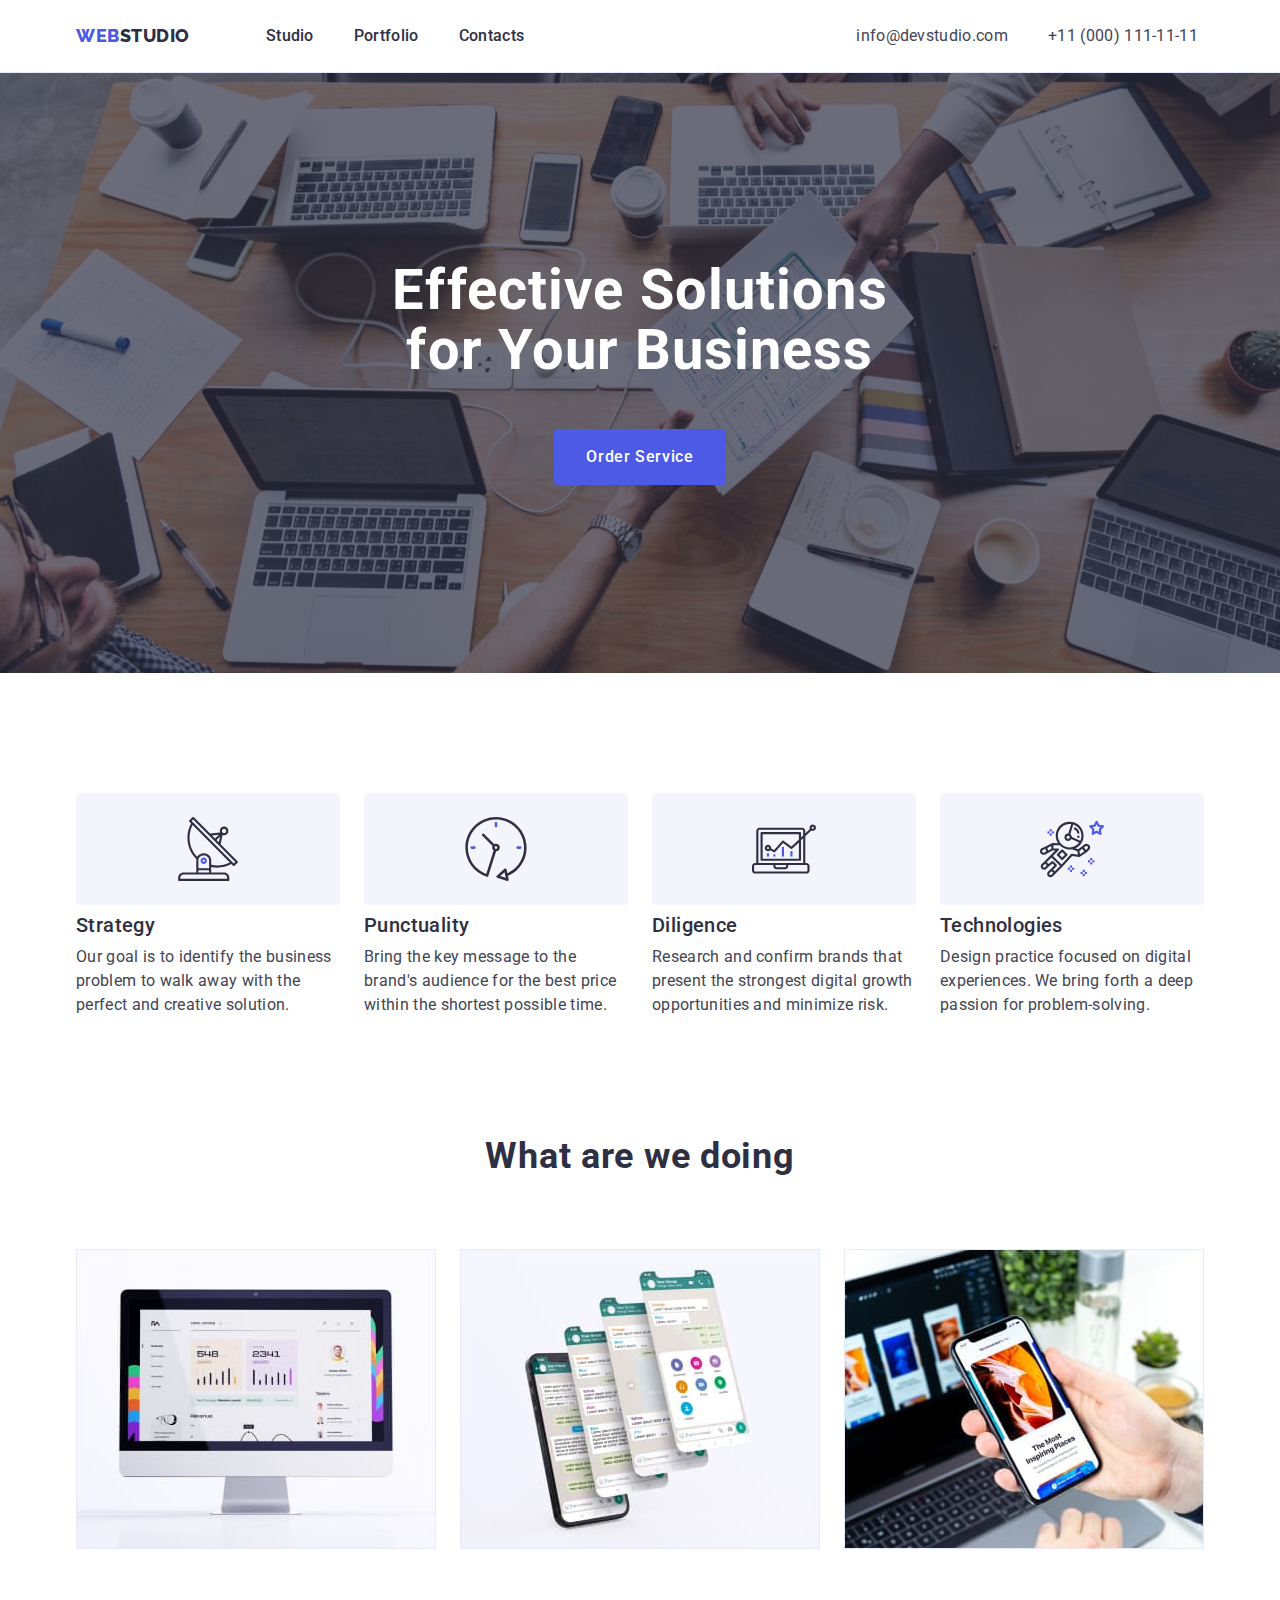
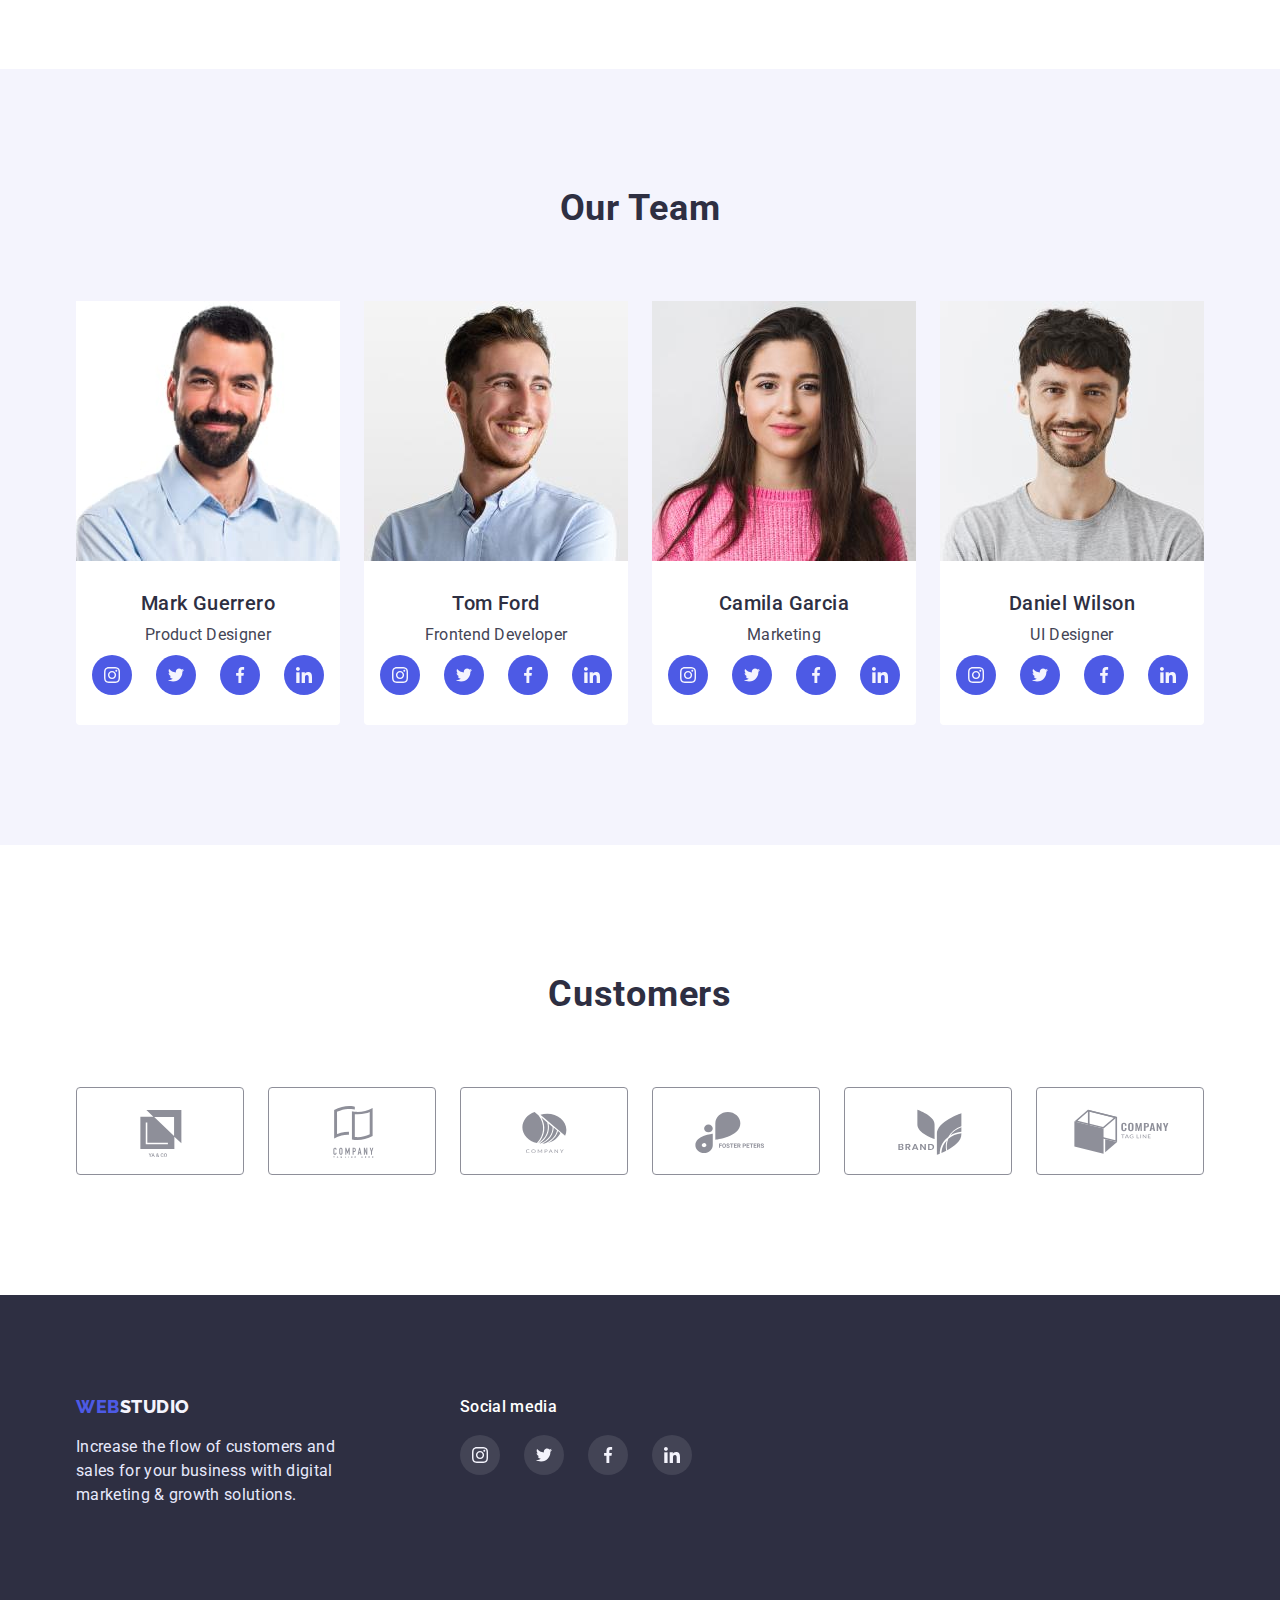
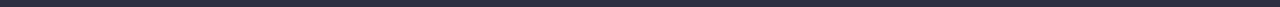
<file: index.html>
<!DOCTYPE html>
<html lang="en">
	<head>
		<meta charset="UTF-8" />
		<meta http-equiv="X-UA-Compatible" content="IE=edge" />
		<meta name="viewport" content="width=device-width, initial-scale=1.0" />
		<link rel="preconnect" href="https://fonts.googleapis.com" />
		<link rel="preconnect" href="https://fonts.gstatic.com" crossorigin />
		<link
			href="https://fonts.googleapis.com/css2?family=Raleway:wght@800&family=Roboto:wght@400;500;700;900&display=swap"
			rel="stylesheet"
		/>
		<link rel="stylesheet" href="https://cdn.jsdelivr.net/npm/modern-normalize@1.1.0/modern-normalize.min.css" />
		<link rel="stylesheet" href="./css/styles.css" />

		<title>HW-04</title>
	</head>

	<body>
		<!--header-->
		<header class="header">
			<div class="conteiner page-header-conteiner">
				<nav class="nav">
					<a href="./index.html" class="nav-logo link">Web<span class="nav-logo-studio">Studio</span></a>
					<ul class="nav-link list">
						<li class="nav-item">
							<a href="index.html" class="nav-link link">Studio</a>
						</li>
						<li class="nav-item">
							<a href="portfolio.html" class="nav-link link">Portfolio</a>
						</li>
						<li class="nav-item">
							<a href="" class="nav-link link">Contacts</a>
						</li>
					</ul>
				</nav>
				<!--Contacts-->
				<address>
					<ul class="nav-address list">
						<li class="">
							<a href="mailto:info@devstudio.com" class="nav-mail link">info@devstudio.com</a>
						</li>
						<li class="">
							<a href="tel:+110001111111" class="nav-call link">+11 (000) 111-11-11</a>
						</li>
					</ul>
				</address>
			</div>
		</header>
		<!--promo-->
		<main>
			<section class="hero">
				<div class="conteiner">
					<h1 class="hero-title">Effective Solutions for Your Business </h1>
					<button type="button" class="hero-icon mybtn"><span class="hero-text">Order Service</span></button>
				</div>
			</section>
			<!--SPD-->

			<section class="about-section">
				<div class="conteiner">
					<h2 class="visually-hidden">Section2</h2>
					<ul class="about-mind list about">
						<li class="about-last">
							<div class="about-svg-box">
								<svg class="about-svg-icon" width="64" height="64">
									<use href="./images/symbol-defs.svg#icon-antenna"></use>
								</svg>
							</div>
							<h3 class="about-title">Strategy</h3>
							<p class="about-text">
								Our goal is to identify the business problem to walk away with the perfect and creative solution.
							</p>
						</li>
						<li class="about-last">
							<div class="about-svg-box">
								<svg class="about-svg-icon" width="64" height="64">
									<use href="./images/symbol-defs.svg#icon-clock"></use>
								</svg>
							</div>
							<h3 class="about-title">Punctuality</h3>
							<p class="about-text">
								Bring the key message to the brand's audience for the best price within the shortest possible time.
							</p>
						</li>
						<li class="about-last">
							<div class="about-svg-box">
								<svg class="about-svg-icon" width="64" height="64">
									<use href="./images/symbol-defs.svg#icon-diagram"></use>
								</svg>
							</div>
							<h3 class="about-title">Diligence</h3>
							<p class="about-text">
								Research and confirm brands that present the strongest digital growth opportunities and minimize risk.
							</p>
						</li>
						<li class="about-last">
							<div class="about-svg-box">
								<svg class="about-svg-icon" width="64" height="64">
									<use href="./images/symbol-defs.svg#icon-astronaut"></use>
								</svg>
							</div>
							<h3 class="about-title">Technologies</h3>
							<p class="about-text">
								Design practice focused on digital experiences. We bring forth a deep passion for problem-solving.
							</p>
						</li>
					</ul>
				</div>
			</section>

			<!--
        (\_/)
        ( •.•)
        / >🖤
        -->
			<section class="meta">
				<div class="conteiner">
					<h2 class="meta-title">What are we doing</h2>
					<ul class="meta-mind list meta-ul">
						<li><img src="./images/imac.jpg" class="meta-img" alt="img4" width="360" /></li>
						<li><img src="./images/phone.jpg" class="meta-img" alt="img3" width="360" /></li>
						<li><img src="./images/iphone.jpg" class="meta-img" alt="img2" width="360" /></li>
					</ul>
				</div>
			</section>

			<!--teem
      (\__/)
      ( o.o)  💸 
      / > > -->
			<section class="midl">
				<div class="conteiner">
					<h2 class="midl-title">Our Team</h2>
					<ul class="midl-mind list">
						<li class="midl-card">
							<img src="./images/mark.jpg" class="midl-img" alt="Team Card 1" width="264" />
							<div class="midl-box">
								<h3 class="midl-name">Mark Guerrero</h3>
								<p class="midl-text">Product Designer</p>
								<ul class="svg-list list">
									<li class="svg-item">
										<a href="" class="svg-link mybtn">
											<svg class="svg-icon" width="16" height="16">
												<use href="images/symbol-defs.svg#icon-instagram"></use>
											</svg>
										</a>
									</li>
									<li class="svg-item">
										<a href="" class="svg-link mybtn">
											<svg class="svg-icon" width="16" height="16">
												<use href="images/symbol-defs.svg#icon-twitter"></use>
											</svg>
										</a>
									</li>
									<li class="svg-item">
										<a href="" class="svg-link mybtn">
											<svg class="svg-icon" width="16" height="16">
												<use href="images/symbol-defs.svg#icon-facebook"></use>
											</svg>
										</a>
									</li>
									<li class="svg-item">
										<a href="" class="svg-link mybtn">
											<svg class="svg-icon" width="16" height="16">
												<use href="images/symbol-defs.svg#icon-linkedin"></use>
											</svg>
										</a>
									</li>
								</ul>
							</div>
						</li>

						<li class="midl-card">
							<img src="./images/tomm.jpg" class="midl-img" alt="Team Card 2" width="264" />
							<div class="midl-box">
								<h3 class="midl-name">Tom Ford</h3>
								<p class="midl-text">Frontend Developer</p>
								<ul class="svg-list list">
									<li class="svg-item">
										<a href="" class="svg-link mybtn">
											<svg class="svg-icon" width="16" height="16">
												<use href="images/symbol-defs.svg#icon-instagram"></use>
											</svg>
										</a>
									</li>
									<li class="svg-item">
										<a href="" class="svg-link mybtn">
											<svg class="svg-icon" width="16" height="16">
												<use href="images/symbol-defs.svg#icon-twitter"></use>
											</svg>
										</a>
									</li>
									<li class="svg-item">
										<a href="" class="svg-link mybtn">
											<svg class="svg-icon" width="16" height="16">
												<use href="images/symbol-defs.svg#icon-facebook"></use>
											</svg>
										</a>
									</li>
									<li class="svg-item">
										<a href="" class="svg-link mybtn">
											<svg class="svg-icon" width="16" height="16">
												<use href="images/symbol-defs.svg#icon-linkedin"></use>
											</svg>
										</a>
									</li>
								</ul>
							</div>
						</li>

						<li class="midl-card">
							<img src="./images/camila.jpg" class="midl-img" alt="Team Card 3" width="264" />
							<div class="midl-box">
								<h3 class="midl-name">Camila Garcia</h3>
								<p class="midl-text">Marketing</p>
								<ul class="svg-list list">
									<li class="svg-item">
										<a href="" class="svg-link mybtn">
											<svg class="svg-icon" width="16px" height="16px">
												<use href="images/symbol-defs.svg#icon-instagram"></use>
											</svg>
										</a>
									</li>
									<li class="svg-item">
										<a href="" class="svg-link mybtn">
											<svg class="svg-icon" width="16px" height="16px">
												<use href="images/symbol-defs.svg#icon-twitter"></use>
											</svg>
										</a>
									</li>
									<li class="svg-item">
										<a href="" class="svg-link mybtn">
											<svg class="svg-icon" width="16px" height="16px">
												<use href="images/symbol-defs.svg#icon-facebook"></use>
											</svg>
										</a>
									</li>
									<li class="svg-item">
										<a href="" class="svg-link mybtn">
											<svg class="svg-icon" width="16px" height="16px">
												<use href="images/symbol-defs.svg#icon-linkedin"></use>
											</svg>
										</a>
									</li>
								</ul>
							</div>
						</li>

						<li class="midl-card">
							<img src="./images/daniel.jpg" class="midl-img" alt="Team Card 4" width="264" />
							<div class="midl-box">
								<h3 class="midl-name">Daniel Wilson</h3>
								<p class="midl-text">UI Designer</p>
								<ul class="svg-list list">
									<li class="svg-item">
										<a href="" class="svg-link mybtn">
											<svg class="svg-icon" width="16px" height="16px">
												<use href="images/symbol-defs.svg#icon-instagram"></use>
											</svg>
										</a>
									</li>
									<li class="svg-item">
										<a href="" class="svg-link mybtn">
											<svg class="svg-icon" width="16px" height="16px">
												<use href="images/symbol-defs.svg#icon-twitter"></use>
											</svg>
										</a>
									</li>
									<li class="svg-item">
										<a href="" class="svg-link mybtn">
											<svg class="svg-icon" width="16px" height="16px">
												<use href="images/symbol-defs.svg#icon-facebook"></use>
											</svg>
										</a>
									</li>
									<li class="svg-item">
										<a href="" class="svg-link mybtn">
											<svg class="svg-icon" width="16px" height="16px">
												<use href="images/symbol-defs.svg#icon-linkedin"></use>
											</svg>
										</a>
									</li>
								</ul>
							</div>
						</li>
					</ul>
				</div>
			</section>
			<section class="last-section">
				<div class="conteiner">
					<h2 class="last-title">Customers</h2>
					<ul class="last-list list">
						<li class="last-item">
							<a href="" class="last-link lastu">
								<svg class="last-icon" width="104" height="56">
									<use href="./images/symbol-defs.svg#icon-Logo"></use>
								</svg>
							</a>
						</li>
						<li class="last-item">
							<a href="" class="last-link">
								<svg class="last-icon" width="104" height="56">
									<use href="./images/symbol-defs.svg#icon-Logo-1"></use>
								</svg>
							</a>
						</li>
						<li class="last-item">
							<a href="" class="last-link">
								<svg class="last-icon" width="104" height="56">
									<use href="./images/symbol-defs.svg#icon-Logo-2"></use>
								</svg>
							</a>
						</li>
						<li class="last-item">
							<a href="" class="last-link">
								<svg class="last-icon" width="104" height="56">
									<use href="./images/symbol-defs.svg#icon-Logo-3"></use>
								</svg>
							</a>
						</li>
						<li class="last-item">
							<a href="" class="last-link">
								<svg class="last-icon" width="104" height="56">
									<use href="./images/symbol-defs.svg#icon-Logo-4"></use>
								</svg>
							</a>
						</li>
						<li class="last-item">
							<a href="" class="last-link">
								<svg class="last-icon" width="104" height="56">
									<use href="./images/symbol-defs.svg#icon-Logo-5"></use>
								</svg>
							</a>
						</li>
					</ul>
				</div>
			</section>
		</main>

		<!--Webstudio2-->
		<footer class="last link">
			<div class="conteiner upk">
				<div class="upk-web">
					<a href="./index.html" class="last-logo link">Web<span class="last-logo-studio">Studio</span></a>
					<p class="last-logo-text">
						Increase the flow of customers and sales for your business with digital marketing & growth solutions.
					</p>
				</div>

				<div class="upk-svg">
					<p class="footer-title">Social media</p>
					<ul class="svg-list list">
						<li class="svg-item">
							<a href="" class="svg-footer">
								<svg class="svg-icon" width="16px" height="16px">
									<use href="images/symbol-defs.svg#icon-instagram"></use>
								</svg>
							</a>
						</li>
						<li class="svg-item">
							<a href="" class="svg-footer">
								<svg class="svg-icon" width="16px" height="16px">
									<use href="images/symbol-defs.svg#icon-twitter"></use>
								</svg>
							</a>
						</li>
						<li class="svg-item">
							<a href="" class="svg-footer">
								<svg class="svg-icon" width="16px" height="16px">
									<use href="images/symbol-defs.svg#icon-facebook"></use>
								</svg>
							</a>
						</li>
						<li class="svg-item">
							<a href="" class="svg-footer">
								<svg class="svg-icon" width="16px" height="16px">
									<use href="images/symbol-defs.svg#icon-linkedin"></use>
								</svg>
							</a>
						</li>
					</ul>
				</div>
			</div>
		</footer>
	</body>
</html>
</file>
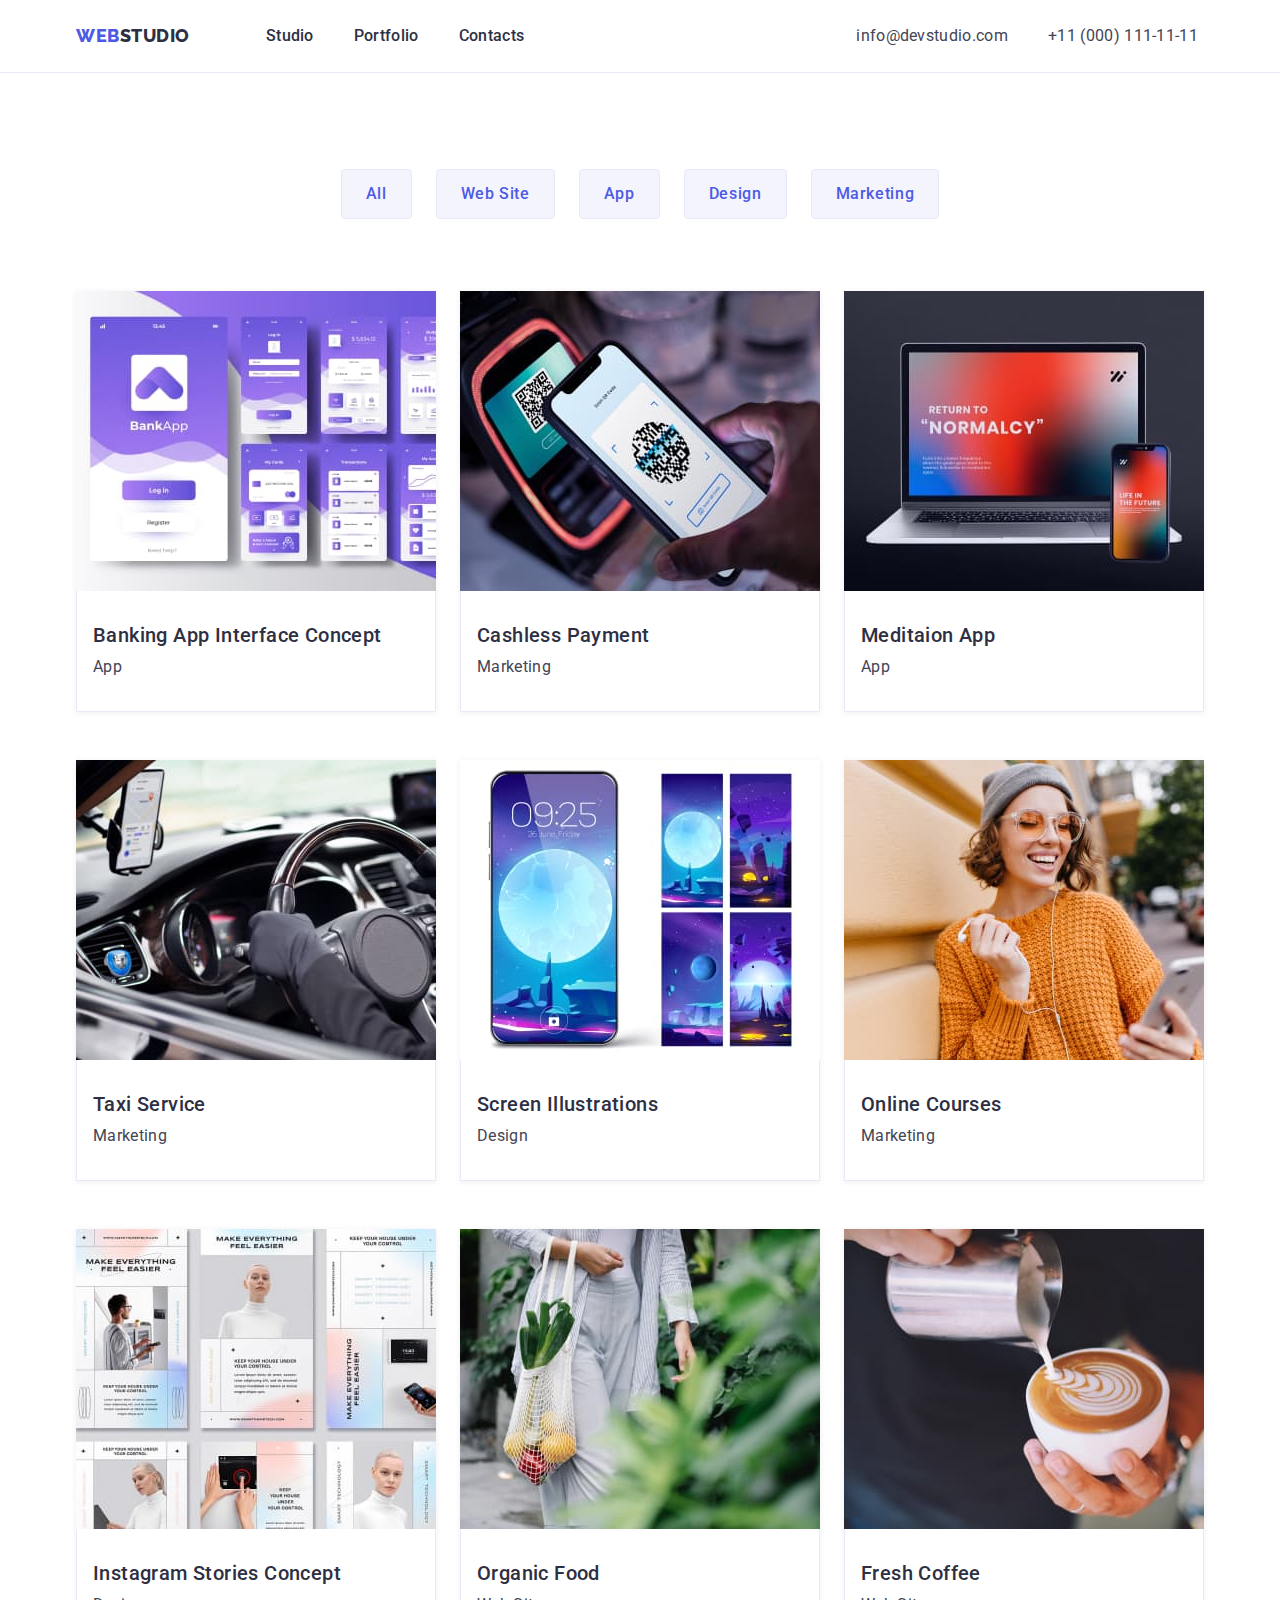
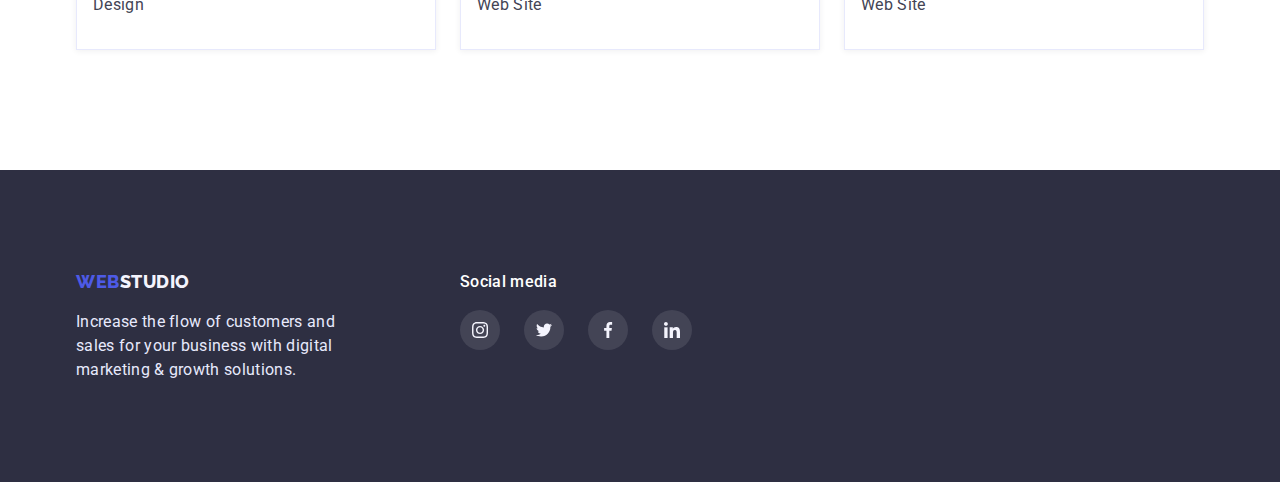
<file: portfolio.html>
<!DOCTYPE html>
<html lang="en">
	<head>
		<meta charset="UTF-8" />
		<meta http-equiv="X-UA-Compatible" content="IE=edge" />
		<meta name="viewport" content="width=device-width, initial-scale=1.0" />
		<link rel="preconnect" href="https://fonts.googleapis.com" />
		<link rel="preconnect" href="https://fonts.gstatic.com" crossorigin />
		<link
			href="https://fonts.googleapis.com/css2?family=Raleway:wght@800&family=Roboto:wght@400;500;700;900&display=swap"
			rel="stylesheet"
		/>
		<link rel="stylesheet" href="https://cdn.jsdelivr.net/npm/modern-normalize@1.1.0/modern-normalize.min.css" />
		<link rel="stylesheet" href="./css/styles.css" />

		<title>HW-04</title>
	</head>
	<body>
		<header class="header">
			<div class="conteiner page-header-conteiner">
				<nav class="nav">
					<a href="./index.html" class="nav-logo link">Web<span class="nav-logo-studio">Studio</span></a>
					<ul class="nav-link list">
						<li class="nav-item">
							<a href="index.html" class="nav-link link">Studio</a>
						</li>
						<li class="nav-item">
							<a href="portfolio.html" class="nav-link link">Portfolio</a>
						</li>
						<li class="nav-item">
							<a href="" class="nav-link link">Contacts</a>
						</li>
					</ul>
				</nav>
				<!--Contacts-->
				<address>
					<ul class="nav-address list">
						<li class="">
							<a href="mailto:info@devstudio.com" class="nav-mail link">info@devstudio.com</a>
						</li>
						<li class="">
							<a href="tel:+110001111111" class="nav-call link">+11 (000) 111-11-11</a>
						</li>
					</ul>
				</address>
			</div>
		</header>
		<!--
        (\_/)
        ( •.•)
        / >🖤
        -->
		<main>
			<section class="section-portfolio">
				<div class="conteiner">
					<h1 class="visually-hidden">Mainstory</h1>

					<ul class="button-mind list">
						<li class="buttons-mar">
							<button type="button" class="buttons mybtn">All</button>
						</li>
						<li class="buttons-mar">
							<button type="button" class="buttons mybtn">Web Site</button>
						</li>
						<li class="buttons-mar">
							<button type="button" class="buttons mybtn">App</button>
						</li>
						<li class="buttons-mar">
							<button type="button" class="buttons mybtn">Design</button>
						</li>
						<li class="buttons-mar">
							<button type="button" class="buttons mybtn">Marketing</button>
						</li>
					</ul>

					<ul class="statik-list list">
						<li class="statik-item">
							<a href="" class="statik-link link">
								<img src="./images/promo.jpg" class="statik-img" alt="promo" width="360" />
								<div class="statik-box">
									<h2 class="statik-title">Banking App Interface Concept</h2>
									<p class="statik-text">App</p>
								</div>
							</a>
						</li>
						<li class="statik-item">
							<a href="" class="statik-link link">
								<img src="./images/pay.jpg" class="statik-img" alt="pay" width="360" />
								<div class="statik-box">
									<h2 class="statik-title">Cashless Payment</h2>
									<p class="statik-text">Marketing</p>
								</div>
							</a>
						</li>
						<li class="statik-item">
							<a href="" class="statik-link link"
								><img src="./images/apple.jpg" class="statik-img" alt="apple" width="360" />
								<div class="statik-box">
									<h2 class="statik-title">Meditaion App</h2>
									<p class="statik-text">App</p>
								</div>
							</a>
						</li>

						<li class="statik-item">
							<a href="" class="statik-link link"
								><img src="./images/Taxi.jpg" class="statik-img" alt="Taxi" width="360" />
								<div class="statik-box">
									<h2 class="statik-title">Taxi Service</h2>
									<p class="statik-text">Marketing</p>
								</div>
							</a>
						</li>
						<li class="statik-item">
							<a href="" class="statik-link link"
								><img src="./images/Desing.jpg" class="statik-img" alt="Desing" width="360" />
								<div class="statik-box">
									<h2 class="statik-title">Screen Illustrations</h2>
									<p class="statik-text">Design</p>
								</div>
							</a>
						</li>
						<li class="statik-item">
							<a href="" class="statik-link link"
								><img src="./images/Marketing.jpg" class="statik-img" alt="Marketing" width="360" />
								<div class="statik-box">
									<h2 class="statik-title">Online Courses</h2>
									<p class="statik-text">Marketing</p>
								</div>
							</a>
						</li>

						<li class="statik-item">
							<a href="" class="statik-link link"
								><img src="./images/promt.jpg" class="statik-img" alt="promt" width="360" />
								<div class="statik-box">
									<h2 class="statik-title">Instagram Stories Concept</h2>
									<p class="statik-text">Design</p>
								</div>
							</a>
						</li>
						<li class="statik-item">
							<a href="" class="statik-link link"
								><img src="./images/web.jpg" class="statik-img" alt="web" width="360" />
								<div class="statik-box">
									<h2 class="statik-title">Organic Food</h2>
									<p class="statik-text">Web Site</p>
								</div>
							</a>
						</li>
						<li class="statik-item">
							<a href="" class="statik-link link">
								<img src="./images/coffe.jpg" class="statik-img" alt="coffe" width="360" />
								<div class="statik-box">
									<h2 class="statik-title">Fresh Coffee</h2>
									<p class="statik-text">Web Site</p>
								</div>
							</a>
						</li>
					</ul>
				</div>
			</section>
		</main>
		<!--
        (\_/)
        ( •.•)
        / >🖤
        -->
		<footer class="last link">
			<div class="conteiner upk">
				<div class="upk-web">
					<a href="./index.html" class="last-logo link">Web<span class="last-logo-studio">Studio</span></a>
					<p class="last-logo-text">
						Increase the flow of customers and sales for your business with digital marketing & growth solutions.
					</p>
				</div>

				<div class="upk-svg">
					<h3 class="footer-title">Social media</h3>
					<ul class="svg-list list">
						<li class="svg-item">
							<a href="" class="svg-footer">
								<svg class="svg-icon" width="16px" height="16px">
									<use href="images/symbol-defs.svg#icon-instagram"></use>
								</svg>
							</a>
						</li>
						<li class="svg-item">
							<a href="" class="svg-footer">
								<svg class="svg-icon" width="16px" height="16px">
									<use href="images/symbol-defs.svg#icon-twitter"></use>
								</svg>
							</a>
						</li>
						<li class="svg-item">
							<a href="" class="svg-footer">
								<svg class="svg-icon" width="16px" height="16px">
									<use href="images/symbol-defs.svg#icon-facebook"></use>
								</svg>
							</a>
						</li>
						<li class="svg-item">
							<a href="" class="svg-footer">
								<svg class="svg-icon" width="16px" height="16px">
									<use href="images/symbol-defs.svg#icon-linkedin"></use>
								</svg>
							</a>
						</li>
					</ul>
				</div>
			</div>
		</footer>
	</body>
</html>
</file>
<file: css/styles.css>
:root {
	--Iris-color: #4d5ae5;
	--OCEAN-color: #404bbf;
	--Navyblue-color: #2e2f42;
	--SLATE-color: #434455;
	--white-color: #ffffff;
	--mybtn-text-color: #f4f4fd;
	--cornflower-color: #e7e9fc;
	--LIGHT-SLATE-color: #8e8f99;
	--GREEN-color: #31d0aa;
}
body {
	font-family: "Roboto", sans-serif;
	color: var(--SLATE-color);
	background-color: var(---color);
	font-weight: 400;
	font-size: 16px;
	letter-spacing: 0.03em;
	margin: 0;
}
h1,
h2,
h3,
p {
	margin-top: 0;
	margin-bottom: 0;
}
ul,
ol {
	margin-top: 0;
	margin-bottom: 0;
	padding-left: 0;
}
img {
	display: block;
}
.visually-hidden {
	position: absolute;
	width: 1px;
	height: 1px;
	margin: -1px;
	border: 0;
	padding: 0;

	white-space: nowrap;
	clip-path: inset(100%);
	clip: rect(0 0 0 0);
	overflow: hidden;
}
.conteiner {
	width: 1158px;
	margin-left: auto;
	margin-right: auto;
	padding-left: 15px;
	padding-right: 15px;
}

.list {
	list-style: none;
}
.link {
	text-decoration: none;
}
/*----------haver and focus----------*/
.link:hover {
	color: var(--OCEAN-color);
}
.link:focus {
	color: var(--OCEAN-color);
}

.mybtn:hover {
	color: var(--white-color);
	background: var(--OCEAN-color);
}
.mybtn:focus {
	color: var(--white-color);
	background: var(--OCEAN-color);
}
.mybtn-text:hover {
	color: var(--white-color);
}
.mybtn-text:focus {
	color: var(--white-color);
}
.link-blue:hover {
	color: var(--OCEAN-color);
}
.link-blue:focus {
	color: var(--OCEAN-color);
}

.last-link:hover .last-icon {
	fill: var(--OCEAN-color);
}
.last-link:focus .last-icon {
	fill: var(--OCEAN-color);
}
.last-link:hover {
	border: 1px solid #404bbf;
}
.last-link:focus {
	border: 1px solid #404bbf;
}
.svg-footer:hover {
	background-color: var(--GREEN-color);
}
.svg-footer:focus {
	background-color: var(--GREEN-color);
}
.statik-link:hover .statik-box{
	box-shadow: 0px 1px 6px rgb(46 47 66 / 8%), 0px 1px 1px rgb(46 47 66 / 16%), 0px 2px 1px rgb(46 47 66 / 8%);
}
.statik-link:focus .statik-box{
	box-shadow: 0px 1px 6px rgb(46 47 66 / 8%), 0px 1px 1px rgb(46 47 66 / 16%), 0px 2px 1px rgb(46 47 66 / 8%);
}


/*----------header----------*/
.header {
	padding-top: 24px;
	padding-bottom: 24px;
	border-bottom: 1px solid #e7e9fc;
}
.nav {
	display: flex;
	align-items: center;
	margin-right: 332px;
}
.page-header-conteiner {
	display: flex;
	align-items: center;
}
.nav-logo {
	font-family: "Raleway";
	font-weight: 800;
	font-size: 18px;
	line-height: 1.33;
	letter-spacing: 0.03em;
	text-transform: uppercase;
	color: var(--Iris-color);
	margin-right: 76px;
}
.nav-logo-studio {
	color: var(--Navyblue-color);
}
.nav-link {
	font-weight: 500;
	font-size: 16px;
	line-height: 1.5;
	color: var(--Navyblue-color);
	letter-spacing: 0.02em;

	display: flex;
	align-items: center;
}
.nav-item:not(:last-child) {
	margin-right: 40px;
}
.nav-address {
	display: flex;
	align-items: center;
}
.nav-mail {
	font-style: normal;

	font-size: 16px;
	line-height: 1.5;
	color: var(--SLATE-color);
	letter-spacing: 0.02em;
	margin-right: 40px;
}
.nav-call {
	font-style: normal;

	font-size: 16px;
	line-height: 1.5;
	color: var(--SLATE-color);
	letter-spacing: 0.02em;
}
/*
(\_/)
( •.•)
/ >s1
*/
.hero {
	background: var(--Navyblue-color);
	padding-top: 188px;
	padding-bottom: 188px;
	background-image: linear-gradient(rgba(46, 47, 66, 0.7), rgba(46, 47, 66, 0.7)), url(../images/people-office.jpg);
	background-size: cover;
	max-width: 1440px;
	background-repeat: no-repeat;
	margin-left: auto;
	margin-right: auto;
}

.hero-title {
	font-weight: 700;
	font-size: 56px;
	line-height: 1.07;
	color: var(--white-color);
	letter-spacing: 0.02em;
	display: flex;
	width: 496px;
	margin-left: auto;
	margin-right: auto;
	margin-bottom: 48px;
	text-align: center;
}
.hero-icon {
	font-family: "Roboto", sans-serif;
	background: var(--Iris-color);
	cursor: pointer;
	letter-spacing: 0.04em;
	font-weight: 500;
	font-size: 16px;
	line-height: 1.5;
	color: var(--white-color);
	border-radius: 4px;
	border: 0;

	padding: 16px 32px;
	gap: 10px;
	border-radius: 4px;
	display: flex;
	margin-left: auto;
	margin-right: auto;
}

/*
(\_/)
( •.•)
/ >s2
*/
.about-section {
	padding-top: 120px;
	padding-bottom: 120px;
}
.about {
	display: flex;
	align-items: center;
}
.about-last:not(:last-child) {
	margin-right: 24px;
}

.about-title {
	font-weight: 500;
	font-size: 20px;
	line-height: 1.2;
	color: var(--Navyblue-color);
	letter-spacing: 0.02em;
	margin-bottom: 8px;
}

.about-text {
	font-size: 16px;
	line-height: 1.5;
	letter-spacing: 0.02em;
}
.about-svg-box {
	width: 264px;
	height: 112px;
	border-radius: 4px;
	background-color: var(--mybtn-text-color);
	display: flex;
	justify-content: center;
	align-items: center;
	margin-bottom: 8px;
}
.about-svg-list {
	display: flex;
	list-style: none;
	justify-content: center;
	margin-bottom: 8px;
}
.about-svg-item:not(:last-child) {
	margin-right: 24px;
}

/*
(\_/)
( •.•)
/ >s3
*/
.meta {
	padding-top: 0px;
	padding-bottom: 120px;
}

.meta-title {
	font-weight: 700;
	font-size: 36px;
	line-height: 1.11;
	text-align: center;
	color: var(--Navyblue-color);
	letter-spacing: 0.02em;

	margin-bottom: 72px;
}

.meta-mind {
	display: flex;
	align-items: center;
	margin-left: auto;
	margin-right: auto;
	gap: 24px;
}
.meta-mind:not(:last-child) {
	margin-right: 120px;
}
.meta-img {
}
/*
(\_/)
( •.•)
/ >s4
*/
.midl {
	background: var(--mybtn-text-color);
	padding-top: 120px;
	padding-bottom: 120px;
}
.midl-title {
	font-weight: 700;
	font-size: 36px;
	line-height: 1.11;
	text-align: center;
	color: var(--Navyblue-color);
	letter-spacing: 0.02em;
	margin-bottom: 72px;
}

.midl-mind {
	display: flex;
	align-items: center;
}

.midl-card {
	background: var(--white-color);
	border-radius: 0px 0px 4px 4px;
}
.midl-box {
	padding-top: 30px;
	padding-bottom: 30px;
	text-align: center;
}
.midl-card:not(:last-child) {
	margin-right: 24px;
}
.midl-text {
	margin-bottom: 8px;
}
.midl-img {
}
.midl-name {
	font-weight: 500;
	font-size: 20px;
	line-height: 1.2;
	color: var(--Navyblue-color);
	letter-spacing: 0.02em;
	margin-bottom: 8px;
}
.midl-text {
	font-size: 16px;
	line-height: 1.5;
	letter-spacing: 0.02em;
}
.svg-list {
	display: flex;
	list-style: none;
	justify-content: center;
}
.svg-link {
	width: 40px;
	height: 40px;
	border-radius: 50%;
	background-color: var(--Iris-color);
	display: flex;
	justify-content: center;
	align-items: center;
}
.svg-item:not(:last-child) {
	margin-right: 24px;
}
.svg-icon {
}
/*
(\_/)
( •.•)
/ >s5
*/
.last-title {
	font-weight: 700;
	font-size: 36px;
	line-height: 1.11;
	text-align: center;
	color: var(--Navyblue-color);
	letter-spacing: 0.02em;
	margin-bottom: 72px;
}
.last-list {
	display: flex;
	list-style: none;
	justify-content: center;
}
.last-item:not(:last-child) {
	margin-right: 24px;
}
.last-link {
	width: 168px;
	height: 88px;

	background-color: var(--white-color);
	display: flex;
	justify-content: center;
	align-items: center;
	border: 1px solid #8e8f99;
	border-radius: 4px;
}
.last-icon {
	fill: var(--LIGHT-SLATE-color);
}
.last-section {
	padding-top: 130px;
	padding-bottom: 120px;
}

/*
(\_/)
( •.•)
/ >footer
*/

.upk {
	display: flex;
}

.last {
	background: var(--Navyblue-color);
	padding-top: 100px;
	padding-bottom: 100px;
}

.last-logo {
	font-family: "Raleway";
	font-weight: 800;
	font-size: 18px;
	line-height: 1.33;
	letter-spacing: 0.03em;
	text-transform: uppercase;
	color: var(--Iris-color);
}
.last-logo-studio {
	color: var(--mybtn-text-color);
}
.last-logo-text {
	font-size: 16px;
	line-height: 1.5;
	color: var(--cornflower-color);
	letter-spacing: 0.02em;
	width: 264px;
	margin-top: 16px;
}
.footer-title {
	font-weight: 500;
	font-size: 16px;
	line-height: 1.5;
	letter-spacing: 0.02em;
	color: var(--white-color);
	margin-bottom: 16px;
}

.upk-web {
	margin-right: 120px;
}
.upk-svg {
}

.svg-footer {
	width: 40px;
	height: 40px;
	border-radius: 50%;
	background: var(--SLATE-color);
	display: flex;
	justify-content: center;
	align-items: center;
}
/*
(\_/)
( •.•)
/ >portfolio
*/
.section-portfolio {
	padding-top: 96px;
	padding-bottom: 120px;
}
.button-mind {
	display: flex;

	margin-bottom: 72px;
	justify-content: center;
}
.buttons-mar:not(:last-child) {
	margin-right: 24px;
}
.buttons {
	background: var(--mybtn-text-color);
	border: 1px solid var(--cornflower-color);
	cursor: pointer;
	font-family: "Roboto";
	font-weight: 500;
	font-size: 16px;
	line-height: 1.5;
	color: var(--Iris-color);
	letter-spacing: 0.04em;
	border-radius: 4px;
	padding: 12px 24px;
}

/*
(\_/)
( •.•)
/ >img
*/
.statik-list {
	display: flex;
	flex-wrap: wrap;
	justify-content: center;
	margin-top: 0px;
	margin-bottom: 0px;
	
}
.statik {
	box-sizing: border-box;
}
.statik-item {
	background: var(--white-color);
	width: 360px;
	box-shadow: 0px 1px 6px rgba(46, 47, 66, 0.08);
}
.statik-img {
}
.statik-item:not(:nth-last-child(-n + 3)) {
	margin-bottom: 48px;
}
.statik-item:not(:nth-child(3n + 0)) {
	margin-right: 24px;
}

.statik-righ {
	margin-right: 20px;
}
.statik-title {
	font-weight: 500;
	font-size: 20px;
	line-height: 1.2;
	letter-spacing: 0.02em;

	color: var(--Navyblue-color);
	margin-left: 16px;
	margin-bottom: 8px;
}
.statik-text {
	font-size: 16px;
	line-height: 1.5;
	letter-spacing: 0.02em;
	margin-left: 16px;
	color: var(--SLATE-color);
}
.statik-box {
	padding-top: 32px;
	padding-bottom: 32px;
	border-left: 1px solid #e7e9fc;
	border-right: 1px solid #e7e9fc;
	border-bottom: 1px solid #e7e9fc;
}

/*
(\_/)
( •.•)
/ >svg
*/
</file>
